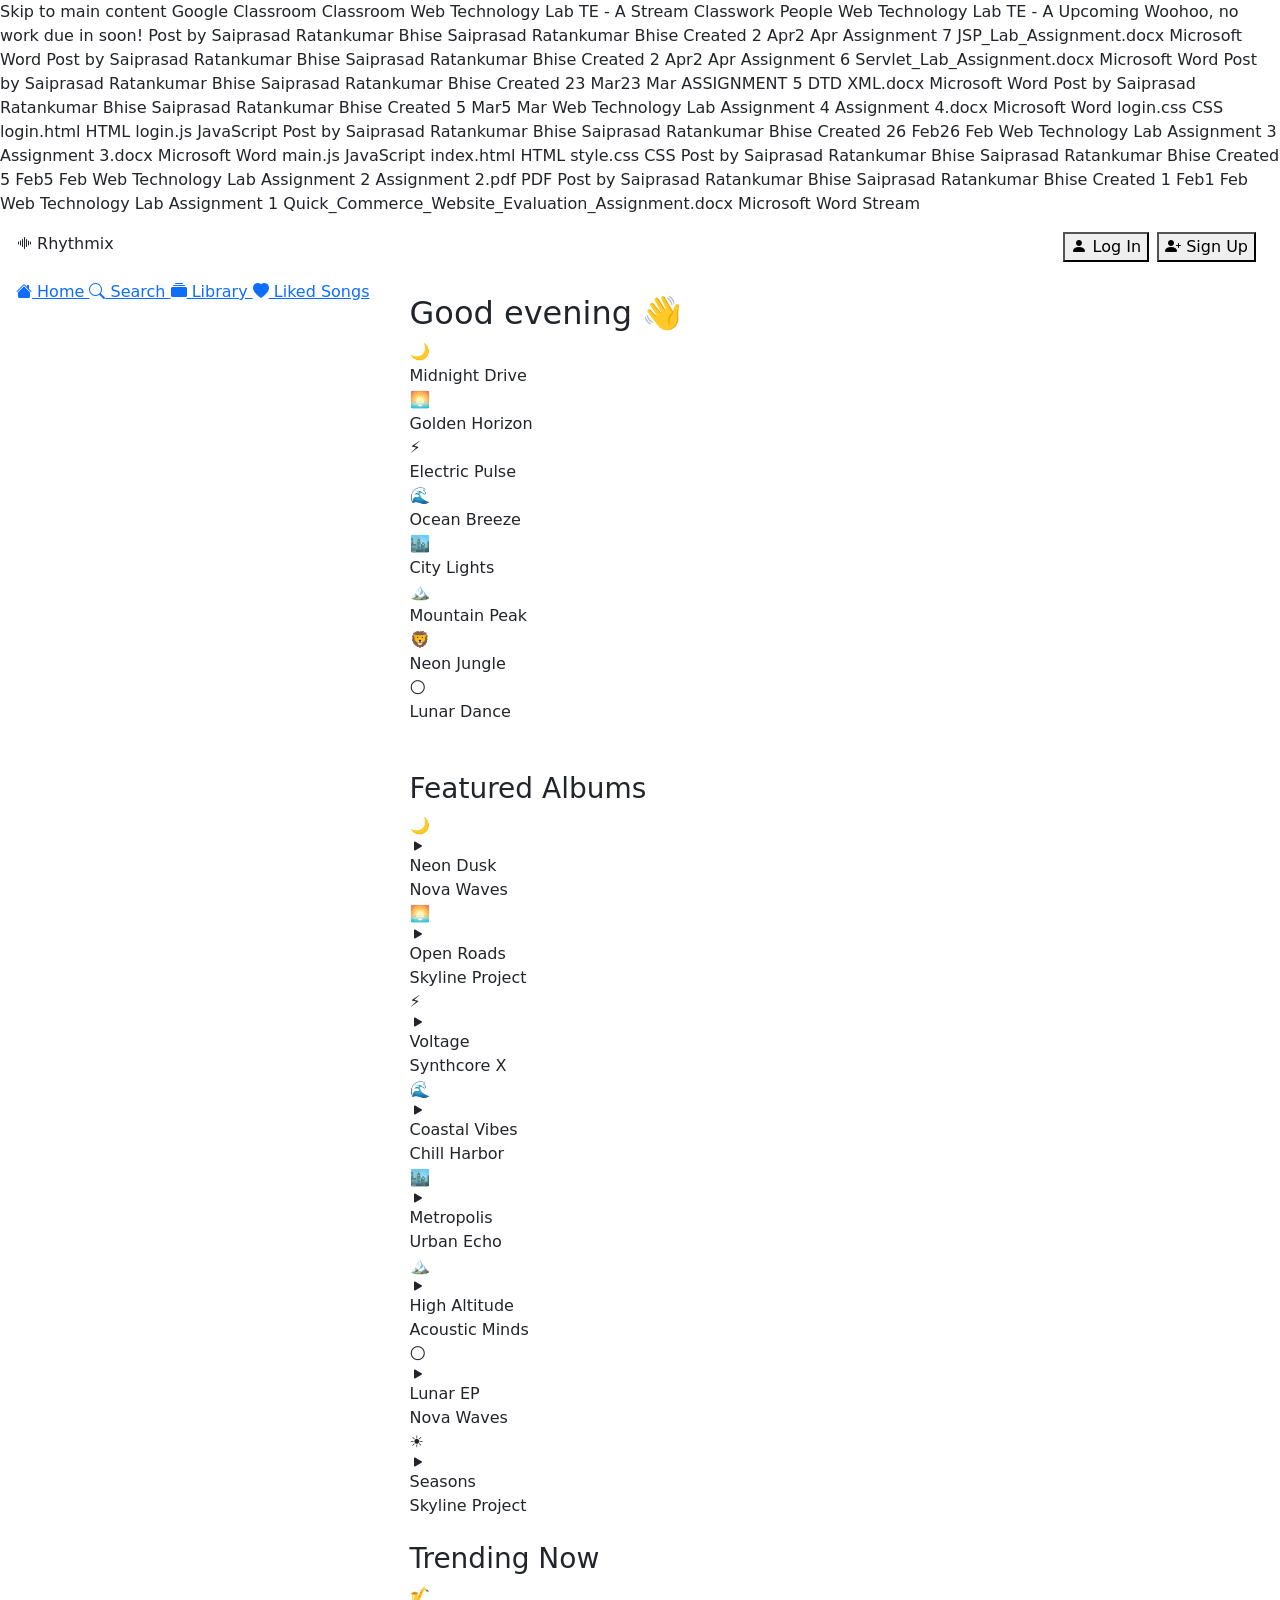
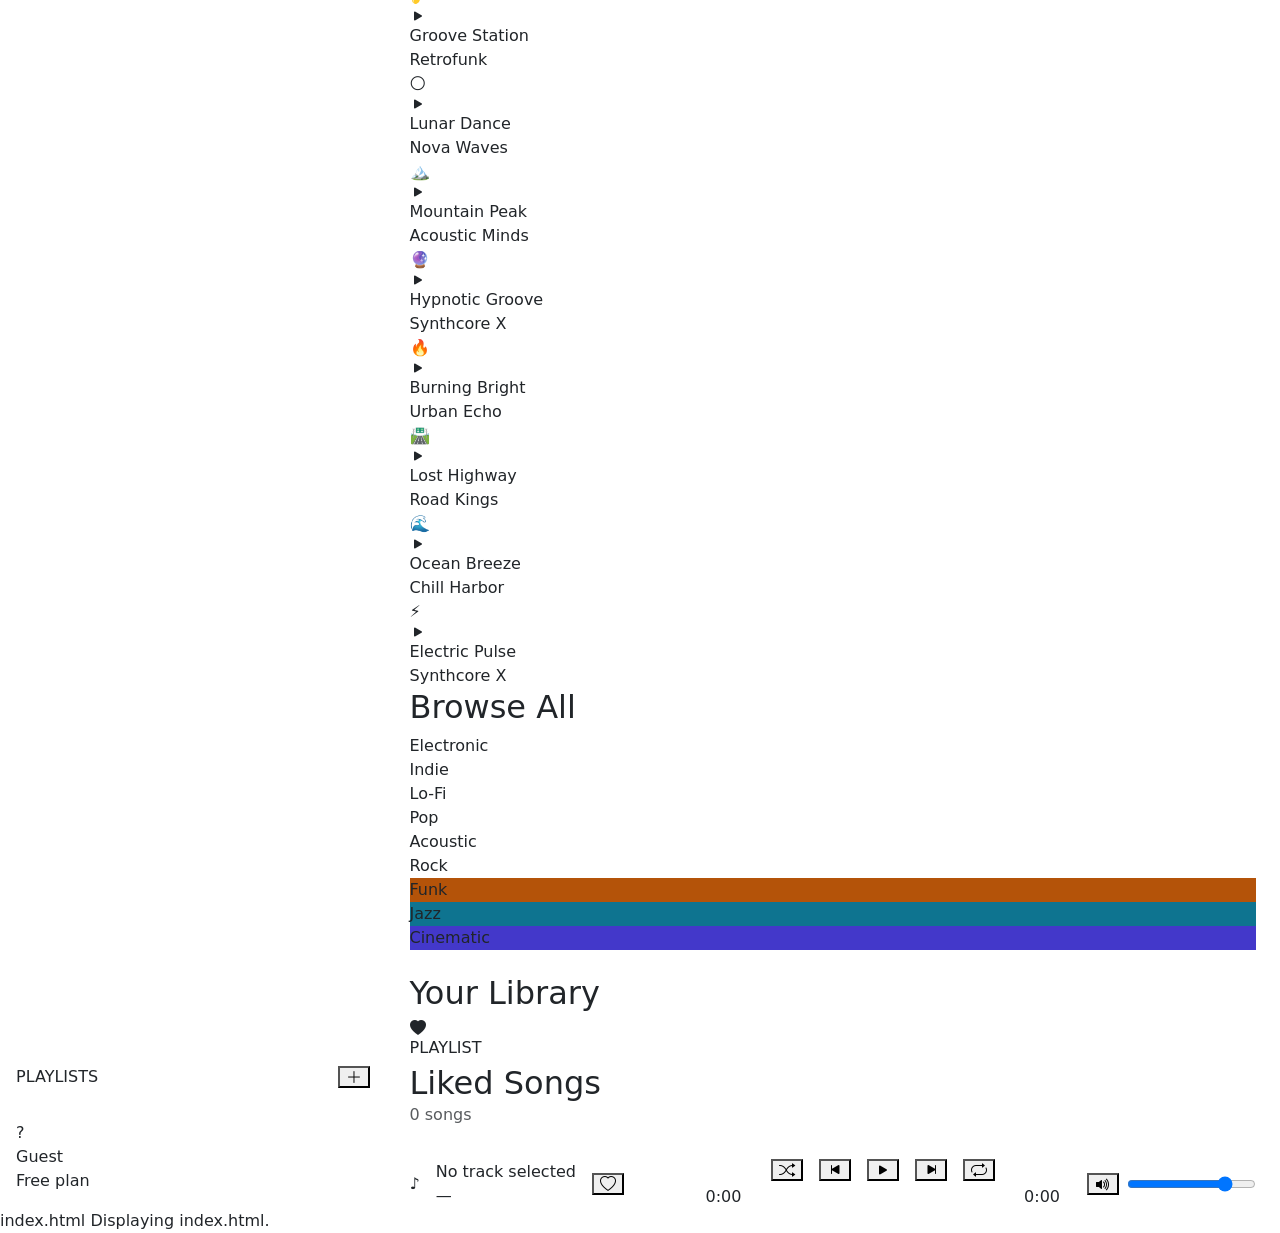
<file: 6th Sem/Web Techbnology/Lab Experiments/Ex_3_MusicPlayer/index.html>
Skip to main content
Google Classroom
Classroom
Web Technology Lab
TE - A
Stream
Classwork
People
Web Technology Lab
TE - A
Upcoming
Woohoo, no work due in soon!

Post by Saiprasad Ratankumar Bhise
Saiprasad Ratankumar Bhise
Created 2 Apr2 Apr
Assignment 7
JSP_Lab_Assignment.docx
Microsoft Word


Post by Saiprasad Ratankumar Bhise
Saiprasad Ratankumar Bhise
Created 2 Apr2 Apr
Assignment 6
Servlet_Lab_Assignment.docx
Microsoft Word


Post by Saiprasad Ratankumar Bhise
Saiprasad Ratankumar Bhise
Created 23 Mar23 Mar
ASSIGNMENT 5
DTD XML.docx
Microsoft Word


Post by Saiprasad Ratankumar Bhise
Saiprasad Ratankumar Bhise
Created 5 Mar5 Mar
Web Technology Lab Assignment 4
Assignment 4.docx
Microsoft Word

login.css
CSS

login.html
HTML

login.js
JavaScript


Post by Saiprasad Ratankumar Bhise
Saiprasad Ratankumar Bhise
Created 26 Feb26 Feb
Web Technology Lab Assignment 3
Assignment 3.docx
Microsoft Word

main.js
JavaScript

index.html
HTML

style.css
CSS


Post by Saiprasad Ratankumar Bhise
Saiprasad Ratankumar Bhise
Created 5 Feb5 Feb
Web Technology Lab Assignment 2
Assignment 2.pdf
PDF


Post by Saiprasad Ratankumar Bhise
Saiprasad Ratankumar Bhise
Created 1 Feb1 Feb
Web Technology Lab Assignment 1
Quick_Commerce_Website_Evaluation_Assignment.docx
Microsoft Word

Stream
<!DOCTYPE html>
<html lang="en">
<head>
  <meta charset="UTF-8" />
  <meta name="viewport" content="width=device-width, initial-scale=1.0" />
  <title>Rhythmix — Music Player</title>

  <!-- Bootstrap 5 -->
  <link href="https://cdn.jsdelivr.net/npm/bootstrap@5.3.0/dist/css/bootstrap.min.css" rel="stylesheet" />
  <!-- Bootstrap Icons -->
  <link href="https://cdn.jsdelivr.net/npm/bootstrap-icons@1.11.3/font/bootstrap-icons.min.css" rel="stylesheet" />
  <!-- Google Fonts -->
  <link href="https://fonts.googleapis.com/css2?family=Space+Mono:wght@400;700&family=Syne:wght@400;600;700;800&display=swap" rel="stylesheet" />
  <!-- Custom CSS -->
  <link rel="stylesheet" href="style.css" />
</head>
<body>

<!-- ============================================================
     SIDEBAR
============================================================ -->
<div class="app-shell d-flex">
  <aside class="sidebar d-flex flex-column p-3">
    <div class="brand mb-4">
      <i class="bi bi-soundwave"></i>
      <span>Rhythmix</span>
    </div>

    <nav class="nav-links flex-grow-1">
      <a href="#" class="nav-item active" data-section="home">
        <i class="bi bi-house-fill"></i> Home
      </a>
      <a href="#" class="nav-item" data-section="search">
        <i class="bi bi-search"></i> Search
      </a>
      <a href="#" class="nav-item" data-section="library">
        <i class="bi bi-collection-fill"></i> Library
      </a>
      <a href="#" class="nav-item" data-section="liked">
        <i class="bi bi-heart-fill"></i> Liked Songs
      </a>
    </nav>

    <!-- Playlists panel -->
    <div class="playlist-panel mt-3">
      <div class="d-flex justify-content-between align-items-center mb-2">
        <span class="label-sm">PLAYLISTS</span>
        <button class="btn-icon" id="btnCreatePlaylist" title="New playlist">
          <i class="bi bi-plus-lg"></i>
        </button>
      </div>
      <ul id="playlistList" class="playlist-list"></ul>
    </div>

    <!-- User profile -->
    <div class="user-profile mt-3" id="userProfile">
      <div class="avatar" id="userAvatar">?</div>
      <div class="user-info" id="userInfoBlock">
        <div class="user-name" id="displayUserName">Guest</div>
        <div class="user-sub">Free plan</div>
      </div>
      <button class="btn-icon ms-auto" id="btnLogout" title="Logout" style="display:none">
        <i class="bi bi-box-arrow-right"></i>
      </button>
    </div>
  </aside>

<!-- ============================================================
     MAIN CONTENT
============================================================ -->
  <main class="main-content flex-grow-1 d-flex flex-column">

    <!-- TOP BAR -->
    <header class="topbar d-flex align-items-center gap-3 px-4 py-3">
      <div class="search-box flex-grow-1" id="searchSection" style="display:none">
        <i class="bi bi-search"></i>
        <input type="text" id="searchInput" class="search-input" placeholder="Search songs, artists…" />
      </div>
      <div class="ms-auto d-flex gap-2">
        <button class="btn-pill" id="btnLogin"><i class="bi bi-person-fill"></i> Log In</button>
        <button class="btn-pill btn-primary-accent" id="btnSignUp"><i class="bi bi-person-plus-fill"></i> Sign Up</button>
      </div>
    </header>

    <!-- SCROLL AREA -->
    <div class="scroll-area flex-grow-1 px-4 py-3" id="scrollArea">

      <!-- ====== HOME SECTION ====== -->
      <section id="section-home" class="content-section active">
        <h2 class="section-title">Good evening 👋</h2>

        <!-- Quick picks grid -->
        <div class="quick-grid mb-5" id="quickGrid"></div>

        <h3 class="sub-title">Featured Albums</h3>
        <div class="cards-row" id="featuredRow"></div>

        <h3 class="sub-title mt-4">Trending Now</h3>
        <div class="cards-row" id="trendingRow"></div>
      </section>

      <!-- ====== SEARCH SECTION ====== -->
      <section id="section-search" class="content-section">
        <h2 class="section-title">Browse All</h2>
        <div class="genre-grid" id="genreGrid"></div>
        <div class="search-results mt-4" id="searchResults"></div>
      </section>

      <!-- ====== LIBRARY SECTION ====== -->
      <section id="section-library" class="content-section">
        <h2 class="section-title">Your Library</h2>
        <div id="libraryContent"></div>
      </section>

      <!-- ====== LIKED SECTION ====== -->
      <section id="section-liked" class="content-section">
        <div class="liked-hero">
          <div class="liked-icon"><i class="bi bi-heart-fill"></i></div>
          <div>
            <p class="label-sm mb-1">PLAYLIST</p>
            <h2 class="section-title mb-0">Liked Songs</h2>
            <p class="text-muted" id="likedCount">0 songs</p>
          </div>
        </div>
        <div id="likedList" class="track-list mt-3"></div>
      </section>

    </div><!-- /scroll-area -->

<!-- ============================================================
     NOW PLAYING BAR (bottom)
============================================================ -->
    <footer class="player-bar d-flex align-items-center gap-3 px-4">

      <!-- Track info -->
      <div class="track-info d-flex align-items-center gap-3" style="width:280px">
        <div class="track-thumb" id="playerThumb">♪</div>
        <div class="track-meta">
          <div class="track-name" id="playerTrackName">No track selected</div>
          <div class="track-artist" id="playerArtistName">—</div>
        </div>
        <button class="btn-icon like-btn" id="playerLikeBtn" title="Like">
          <i class="bi bi-heart"></i>
        </button>
      </div>

      <!-- Controls -->
      <div class="player-controls flex-grow-1 d-flex flex-column align-items-center gap-1">
        <div class="ctrl-buttons d-flex align-items-center gap-3">
          <button class="btn-icon ctrl" id="btnShuffle" title="Shuffle"><i class="bi bi-shuffle"></i></button>
          <button class="btn-icon ctrl" id="btnPrev" title="Previous"><i class="bi bi-skip-start-fill"></i></button>
          <button class="btn-icon play-btn" id="btnPlayPause" title="Play/Pause"><i class="bi bi-play-fill"></i></button>
          <button class="btn-icon ctrl" id="btnNext" title="Next"><i class="bi bi-skip-end-fill"></i></button>
          <button class="btn-icon ctrl" id="btnRepeat" title="Repeat"><i class="bi bi-repeat"></i></button>
        </div>
        <div class="progress-row d-flex align-items-center gap-2 w-100">
          <span class="time-label" id="currentTime">0:00</span>
          <div class="progress-bar-wrap flex-grow-1" id="progressBarWrap">
            <div class="progress-bar-fill" id="progressBarFill"></div>
          </div>
          <span class="time-label" id="totalTime">0:00</span>
        </div>
      </div>

      <!-- Volume -->
      <div class="volume-controls d-flex align-items-center gap-2" style="width:180px; justify-content:flex-end">
        <button class="btn-icon ctrl" id="btnMute" title="Mute"><i class="bi bi-volume-up-fill"></i></button>
        <input type="range" class="volume-slider" id="volumeSlider" min="0" max="100" value="80" />
      </div>
    </footer>

  </main>
</div><!-- /app-shell -->

<!-- ============================================================
     MODALS
============================================================ -->

<!-- Login Modal -->
<div class="modal fade" id="loginModal" tabindex="-1">
  <div class="modal-dialog modal-dialog-centered">
    <div class="modal-content glass-modal">
      <div class="modal-header border-0">
        <h5 class="modal-title"><i class="bi bi-soundwave me-2"></i>Log In to Rhythmix</h5>
        <button type="button" class="btn-close btn-close-white" data-bs-dismiss="modal"></button>
      </div>
      <div class="modal-body">
        <form id="loginForm" novalidate>
          <div class="mb-3">
            <label class="form-label">Email</label>
            <input type="email" class="form-control dark-input" id="loginEmail" placeholder="you@example.com" required />
            <div class="invalid-feedback" id="loginEmailErr"></div>
          </div>
          <div class="mb-3">
            <label class="form-label">Password</label>
            <div class="input-group">
              <input type="password" class="form-control dark-input" id="loginPassword" placeholder="••••••••" required />
              <button class="btn dark-input border-0 px-3" type="button" id="toggleLoginPwd">
                <i class="bi bi-eye"></i>
              </button>
            </div>
            <div class="invalid-feedback" id="loginPwdErr"></div>
          </div>
          <div class="d-grid mt-4">
            <button type="submit" class="btn btn-accent">Log In</button>
          </div>
        </form>
      </div>
    </div>
  </div>
</div>

<!-- Signup Modal -->
<div class="modal fade" id="signupModal" tabindex="-1">
  <div class="modal-dialog modal-dialog-centered">
    <div class="modal-content glass-modal">
      <div class="modal-header border-0">
        <h5 class="modal-title"><i class="bi bi-person-plus-fill me-2"></i>Create Account</h5>
        <button type="button" class="btn-close btn-close-white" data-bs-dismiss="modal"></button>
      </div>
      <div class="modal-body">
        <form id="signupForm" novalidate>
          <div class="mb-3">
            <label class="form-label">Full Name</label>
            <input type="text" class="form-control dark-input" id="signupName" placeholder="John Doe" required />
            <div class="invalid-feedback" id="signupNameErr"></div>
          </div>
          <div class="mb-3">
            <label class="form-label">Email</label>
            <input type="email" class="form-control dark-input" id="signupEmail" placeholder="you@example.com" required />
            <div class="invalid-feedback" id="signupEmailErr"></div>
          </div>
          <div class="mb-3">
            <label class="form-label">Password</label>
            <div class="input-group">
              <input type="password" class="form-control dark-input" id="signupPassword" placeholder="Min 8 characters" required />
              <button class="btn dark-input border-0 px-3" type="button" id="toggleSignupPwd">
                <i class="bi bi-eye"></i>
              </button>
            </div>
            <div class="invalid-feedback" id="signupPwdErr"></div>
          </div>
          <div class="mb-3">
            <label class="form-label">Confirm Password</label>
            <input type="password" class="form-control dark-input" id="signupConfirm" placeholder="Re-enter password" required />
            <div class="invalid-feedback" id="signupConfirmErr"></div>
          </div>
          <div class="mb-3 form-check">
            <input type="checkbox" class="form-check-input" id="agreeTerms" required />
            <label class="form-check-label" for="agreeTerms">I agree to the <a href="#" class="accent-link">Terms of Service</a></label>
            <div class="invalid-feedback" id="signupTermsErr"></div>
          </div>
          <div class="d-grid mt-4">
            <button type="submit" class="btn btn-accent">Create Account</button>
          </div>
        </form>
      </div>
    </div>
  </div>
</div>

<!-- Bootstrap JS -->
<script src="https://cdn.jsdelivr.net/npm/bootstrap@5.3.0/dist/js/bootstrap.bundle.min.js"></script>
<!-- App JS -->
<script src="main.js"></script>
</body>
</html>
index.html
Displaying index.html.
</file>
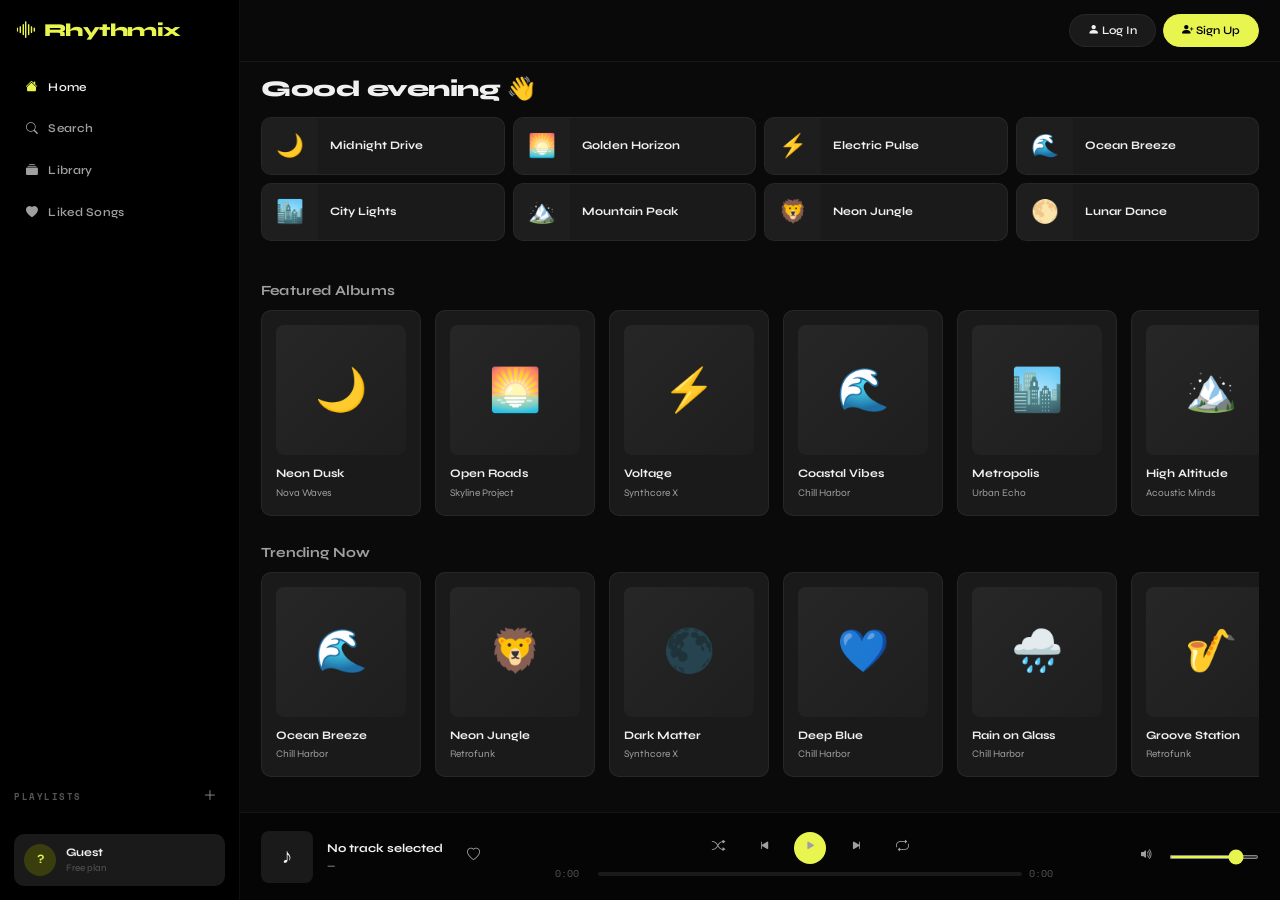
<file: 6th Sem/Web Techbnology/Lab Experiments/Ex_4_AngJS/index.html>
<!DOCTYPE html>
<html lang="en">
<head>
  <meta charset="UTF-8" />
  <meta name="viewport" content="width=device-width, initial-scale=1.0" />
  <title>Rhythmix — Music Player</title>

  <!-- Bootstrap 5 -->
  <link href="https://cdn.jsdelivr.net/npm/bootstrap@5.3.0/dist/css/bootstrap.min.css" rel="stylesheet" />
  <!-- Bootstrap Icons -->
  <link href="https://cdn.jsdelivr.net/npm/bootstrap-icons@1.11.3/font/bootstrap-icons.min.css" rel="stylesheet" />
  <!-- Google Fonts -->
  <link href="https://fonts.googleapis.com/css2?family=Space+Mono:wght@400;700&family=Syne:wght@400;600;700;800&display=swap" rel="stylesheet" />
  <!-- Custom CSS -->
  <link rel="stylesheet" href="style.css" />
</head>
<body>

<!-- ============================================================
     SIDEBAR
============================================================ -->
<div class="app-shell d-flex">
  <aside class="sidebar d-flex flex-column p-3">
    <div class="brand mb-4">
      <i class="bi bi-soundwave"></i>
      <span>Rhythmix</span>
    </div>

    <nav class="nav-links flex-grow-1">
      <a href="#" class="nav-item active" data-section="home">
        <i class="bi bi-house-fill"></i> Home
      </a>
      <a href="#" class="nav-item" data-section="search">
        <i class="bi bi-search"></i> Search
      </a>
      <a href="#" class="nav-item" data-section="library">
        <i class="bi bi-collection-fill"></i> Library
      </a>
      <a href="#" class="nav-item" data-section="liked">
        <i class="bi bi-heart-fill"></i> Liked Songs
      </a>
    </nav>

    <!-- Playlists panel -->
    <div class="playlist-panel mt-3">
      <div class="d-flex justify-content-between align-items-center mb-2">
        <span class="label-sm">PLAYLISTS</span>
        <button class="btn-icon" id="btnCreatePlaylist" title="New playlist">
          <i class="bi bi-plus-lg"></i>
        </button>
      </div>
      <ul id="playlistList" class="playlist-list"></ul>
    </div>

    <!-- User profile -->
    <div class="user-profile mt-3" id="userProfile">
      <div class="avatar" id="userAvatar">?</div>
      <div class="user-info" id="userInfoBlock">
        <div class="user-name" id="displayUserName">Guest</div>
        <div class="user-sub">Free plan</div>
      </div>
      <button class="btn-icon ms-auto" id="btnLogout" title="Logout" style="display:none">
        <i class="bi bi-box-arrow-right"></i>
      </button>
    </div>
  </aside>

<!-- ============================================================
     MAIN CONTENT
============================================================ -->
  <main class="main-content flex-grow-1 d-flex flex-column">

    <!-- TOP BAR -->
    <header class="topbar d-flex align-items-center gap-3 px-4 py-3">
      <div class="search-box flex-grow-1" id="searchSection" style="display:none">
        <i class="bi bi-search"></i>
        <input type="text" id="searchInput" class="search-input" placeholder="Search songs, artists…" />
      </div>
      <div class="ms-auto d-flex gap-2">
        <button class="btn-pill" id="btnLogin"><i class="bi bi-person-fill"></i> Log In</button>
        <button class="btn-pill btn-primary-accent" id="btnSignUp"><i class="bi bi-person-plus-fill"></i> Sign Up</button>
      </div>
    </header>

    <!-- SCROLL AREA -->
    <div class="scroll-area flex-grow-1 px-4 py-3" id="scrollArea">

      <!-- ====== HOME SECTION ====== -->
      <section id="section-home" class="content-section active">
        <h2 class="section-title">Good evening 👋</h2>

        <!-- Quick picks grid -->
        <div class="quick-grid mb-5" id="quickGrid"></div>

        <h3 class="sub-title">Featured Albums</h3>
        <div class="cards-row" id="featuredRow"></div>

        <h3 class="sub-title mt-4">Trending Now</h3>
        <div class="cards-row" id="trendingRow"></div>
      </section>

      <!-- ====== SEARCH SECTION ====== -->
      <section id="section-search" class="content-section">
        <h2 class="section-title">Browse All</h2>
        <div class="genre-grid" id="genreGrid"></div>
        <div class="search-results mt-4" id="searchResults"></div>
      </section>

      <!-- ====== LIBRARY SECTION ====== -->
      <section id="section-library" class="content-section">
        <h2 class="section-title">Your Library</h2>
        <div id="libraryContent"></div>
      </section>

      <!-- ====== LIKED SECTION ====== -->
      <section id="section-liked" class="content-section">
        <div class="liked-hero">
          <div class="liked-icon"><i class="bi bi-heart-fill"></i></div>
          <div>
            <p class="label-sm mb-1">PLAYLIST</p>
            <h2 class="section-title mb-0">Liked Songs</h2>
            <p class="text-muted" id="likedCount">0 songs</p>
          </div>
        </div>
        <div id="likedList" class="track-list mt-3"></div>
      </section>

    </div><!-- /scroll-area -->

<!-- ============================================================
     NOW PLAYING BAR (bottom)
============================================================ -->
    <footer class="player-bar d-flex align-items-center gap-3 px-4">

      <!-- Track info -->
      <div class="track-info d-flex align-items-center gap-3" style="width:280px">
        <div class="track-thumb" id="playerThumb">♪</div>
        <div class="track-meta">
          <div class="track-name" id="playerTrackName">No track selected</div>
          <div class="track-artist" id="playerArtistName">—</div>
        </div>
        <button class="btn-icon like-btn" id="playerLikeBtn" title="Like">
          <i class="bi bi-heart"></i>
        </button>
      </div>

      <!-- Controls -->
      <div class="player-controls flex-grow-1 d-flex flex-column align-items-center gap-1">
        <div class="ctrl-buttons d-flex align-items-center gap-3">
          <button class="btn-icon ctrl" id="btnShuffle" title="Shuffle"><i class="bi bi-shuffle"></i></button>
          <button class="btn-icon ctrl" id="btnPrev" title="Previous"><i class="bi bi-skip-start-fill"></i></button>
          <button class="btn-icon play-btn" id="btnPlayPause" title="Play/Pause"><i class="bi bi-play-fill"></i></button>
          <button class="btn-icon ctrl" id="btnNext" title="Next"><i class="bi bi-skip-end-fill"></i></button>
          <button class="btn-icon ctrl" id="btnRepeat" title="Repeat"><i class="bi bi-repeat"></i></button>
        </div>
        <div class="progress-row d-flex align-items-center gap-2 w-100">
          <span class="time-label" id="currentTime">0:00</span>
          <div class="progress-bar-wrap flex-grow-1" id="progressBarWrap">
            <div class="progress-bar-fill" id="progressBarFill"></div>
          </div>
          <span class="time-label" id="totalTime">0:00</span>
        </div>
      </div>

      <!-- Volume -->
      <div class="volume-controls d-flex align-items-center gap-2" style="width:180px; justify-content:flex-end">
        <button class="btn-icon ctrl" id="btnMute" title="Mute"><i class="bi bi-volume-up-fill"></i></button>
        <input type="range" class="volume-slider" id="volumeSlider" min="0" max="100" value="80" />
      </div>
    </footer>

  </main>
</div><!-- /app-shell -->

<!-- ============================================================
     MODALS
============================================================ -->

<!-- Login Modal -->
<div class="modal fade" id="loginModal" tabindex="-1">
  <div class="modal-dialog modal-dialog-centered">
    <div class="modal-content glass-modal">
      <div class="modal-header border-0">
        <h5 class="modal-title"><i class="bi bi-soundwave me-2"></i>Log In to Rhythmix</h5>
        <button type="button" class="btn-close btn-close-white" data-bs-dismiss="modal"></button>
      </div>
      <div class="modal-body">
        <form id="loginForm" novalidate>
          <div class="mb-3">
            <label class="form-label">Email</label>
            <input type="email" class="form-control dark-input" id="loginEmail" placeholder="you@example.com" required />
            <div class="invalid-feedback" id="loginEmailErr"></div>
          </div>
          <div class="mb-3">
            <label class="form-label">Password</label>
            <div class="input-group">
              <input type="password" class="form-control dark-input" id="loginPassword" placeholder="••••••••" required />
              <button class="btn dark-input border-0 px-3" type="button" id="toggleLoginPwd">
                <i class="bi bi-eye"></i>
              </button>
            </div>
            <div class="invalid-feedback" id="loginPwdErr"></div>
          </div>
          <div class="d-grid mt-4">
            <button type="submit" class="btn btn-accent">Log In</button>
          </div>
        </form>
      </div>
    </div>
  </div>
</div>

<!-- Signup Modal -->
<div class="modal fade" id="signupModal" tabindex="-1">
  <div class="modal-dialog modal-dialog-centered">
    <div class="modal-content glass-modal">
      <div class="modal-header border-0">
        <h5 class="modal-title"><i class="bi bi-person-plus-fill me-2"></i>Create Account</h5>
        <button type="button" class="btn-close btn-close-white" data-bs-dismiss="modal"></button>
      </div>
      <div class="modal-body">
        <form id="signupForm" novalidate>
          <div class="mb-3">
            <label class="form-label">Full Name</label>
            <input type="text" class="form-control dark-input" id="signupName" placeholder="John Doe" required />
            <div class="invalid-feedback" id="signupNameErr"></div>
          </div>
          <div class="mb-3">
            <label class="form-label">Email</label>
            <input type="email" class="form-control dark-input" id="signupEmail" placeholder="you@example.com" required />
            <div class="invalid-feedback" id="signupEmailErr"></div>
          </div>
          <div class="mb-3">
            <label class="form-label">Password</label>
            <div class="input-group">
              <input type="password" class="form-control dark-input" id="signupPassword" placeholder="Min 8 characters" required />
              <button class="btn dark-input border-0 px-3" type="button" id="toggleSignupPwd">
                <i class="bi bi-eye"></i>
              </button>
            </div>
            <div class="invalid-feedback" id="signupPwdErr"></div>
          </div>
          <div class="mb-3">
            <label class="form-label">Confirm Password</label>
            <input type="password" class="form-control dark-input" id="signupConfirm" placeholder="Re-enter password" required />
            <div class="invalid-feedback" id="signupConfirmErr"></div>
          </div>
          <div class="mb-3 form-check">
            <input type="checkbox" class="form-check-input" id="agreeTerms" required />
            <label class="form-check-label" for="agreeTerms">I agree to the <a href="#" class="accent-link">Terms of Service</a></label>
            <div class="invalid-feedback" id="signupTermsErr"></div>
          </div>
          <div class="d-grid mt-4">
            <button type="submit" class="btn btn-accent">Create Account</button>
          </div>
        </form>
      </div>
    </div>
  </div>
</div>

<!-- Bootstrap JS -->
<script src="https://cdn.jsdelivr.net/npm/bootstrap@5.3.0/dist/js/bootstrap.bundle.min.js"></script>
<!-- App JS -->
<script src="main.js"></script>
</body>
</html>
</file>
<file: 6th Sem/Web Techbnology/Lab Experiments/Ex_3_MusicPlayer/style.css>
Skip to main content
Google Classroom
Classroom
Web Technology Lab
TE - A
Stream
Classwork
People
Web Technology Lab
TE - A
Upcoming
Woohoo, no work due in soon!

Post by Saiprasad Ratankumar Bhise
Saiprasad Ratankumar Bhise
Created 2 Apr2 Apr
Assignment 7
JSP_Lab_Assignment.docx
Microsoft Word


Post by Saiprasad Ratankumar Bhise
Saiprasad Ratankumar Bhise
Created 2 Apr2 Apr
Assignment 6
Servlet_Lab_Assignment.docx
Microsoft Word


Post by Saiprasad Ratankumar Bhise
Saiprasad Ratankumar Bhise
Created 23 Mar23 Mar
ASSIGNMENT 5
DTD XML.docx
Microsoft Word


Post by Saiprasad Ratankumar Bhise
Saiprasad Ratankumar Bhise
Created 5 Mar5 Mar
Web Technology Lab Assignment 4
Assignment 4.docx
Microsoft Word

login.css
CSS

login.html
HTML

login.js
JavaScript


Post by Saiprasad Ratankumar Bhise
Saiprasad Ratankumar Bhise
Created 26 Feb26 Feb
Web Technology Lab Assignment 3
Assignment 3.docx
Microsoft Word

main.js
JavaScript

index.html
HTML

style.css
CSS


Post by Saiprasad Ratankumar Bhise
Saiprasad Ratankumar Bhise
Created 5 Feb5 Feb
Web Technology Lab Assignment 2
Assignment 2.pdf
PDF


Post by Saiprasad Ratankumar Bhise
Saiprasad Ratankumar Bhise
Created 1 Feb1 Feb
Web Technology Lab Assignment 1
Quick_Commerce_Website_Evaluation_Assignment.docx
Microsoft Word

Stream
/* ============================================================
   RHYTHMIX — MUSIC APP CSS
   Author : Assignment Project
   Stack  : Bootstrap 5 + Custom CSS
============================================================ */

/* ---------- Google Fonts imported in HTML ---------- */
/* Syne (display) + Space Mono (mono accent) */

/* ---------- CSS Variables ---------- */
:root {
  --bg-base:       #0a0a0a;
  --bg-surface:{    #111111;
  --bg-elevated:   #1a1a1a;
  --bg-card:       #1e1e1e;
  --border:        rgba(255,255,255,0.06);
  --accent:        #e8f54e;       /* neon lime */
  --accent-hover:  #d4e03a;
  --accent-dark:   #3a3d0e;
  --text-primary:  #f0f0f0;  
  --text-secondary: #a0a0a0;
  --text-muted:    #555;
  --sidebar-w:     240px;
  --player-h:      88px;
  --radius:        10px;
  --radius-lg:     16px;
  --font-display:  'Syne', sans-serif;
  --font-mono:     'Space Mono', monospace;
  --transition:    0.2s ease;

  /* Genre colours */
  --g1: #7c3aed; --g2: #db2777; --g3: #0891b2;
  --g4: #d97706; --g5: #059669; --g6: #dc2626;
}
  

/* ---------- Reset & Base ---------- */
*, *::before, *::after { box-sizing: border-box; margin: 0; padding: 0; }

html, body {
  height: 100%;
  background: var(--bg-base);
  color: var(--text-primary);
  font-family: var(--font-display);
  font-size: 14px;
  overflow: hidden;
}

a { text-decoration: none; color: inherit; }
ul { list-style: none; padding: 0; margin: 0; }
button { cursor: pointer; border: none; background: none; color: inherit; font-family: inherit; }
input, select { font-family: inherit; }

/* Scrollbar */
::-webkit-scrollbar { width: 4px; }
::-webkit-scrollbar-track { background: transparent; }
::-webkit-scrollbar-thumb { background: var(--bg-elevated); border-radius: 4px; }

/* ============================================================
   APP SHELL LAYOUT
============================================================ */
.app-shell {
  height: 100vh;
  overflow: hidden;
}

/* ============================================================
   SIDEBAR
============================================================ */
.sidebar {
  width: var(--sidebar-w);
  min-width: var(--sidebar-w);
  background: #000;
  height: 100vh;
  overflow-y: auto;
  border-right: 1px solid var(--border);
}

.brand {
  display: flex;
  align-items: center;
  gap: 8px;
  font-size: 1.3rem;
  font-weight: 800;
  color: var(--accent);
  letter-spacing: -0.5px;
}
.brand i { font-size: 1.6rem; }

.nav-links { display: flex; flex-direction: column; gap: 4px; }

.nav-item {
  display: flex;
  align-items: center;
  gap: 10px;
  padding: 10px 12px;
  border-radius: var(--radius);
  color: var(--text-secondary);
  font-weight: 600;
  font-size: 0.85rem;
  letter-spacing: 0.3px;
  transition: all var(--transition);
}
.nav-item:hover { color: var(--text-primary); background: var(--bg-elevated); }
.nav-item.active { color: var(--text-primary); }
.nav-item.active i { color: var(--accent); }

.label-sm {
  font-size: 0.65rem;
  font-weight: 700;
  letter-spacing: 1.5px;
  color: var(--text-muted);
  font-family: var(--font-mono);
}

.playlist-list { display: flex; flex-direction: column; gap: 4px; }
.playlist-item {
  padding: 7px 10px;
  border-radius: 8px;
  color: var(--text-secondary);
  font-size: 0.82rem;
  cursor: pointer;
  transition: all var(--transition);
  white-space: nowrap;
  overflow: hidden;
  text-overflow: ellipsis;
}
.playlist-item:hover { color: var(--text-primary); background: var(--bg-elevated); }

/* User Profile Strip */
.user-profile {
  display: flex;
  align-items: center;
  gap: 10px;
  padding: 10px;
  border-radius: var(--radius);
  background: var(--bg-elevated);
  cursor: default;
}
.avatar {
  width: 32px; height: 32px;
  border-radius: 50%;
  background: var(--accent-dark);
  color: var(--accent);
  display: flex; align-items: center; justify-content: center;
  font-weight: 700; font-size: 0.85rem;
}
.user-name { font-weight: 700; font-size: 0.82rem; }
.user-sub  { font-size: 0.7rem; color: var(--text-muted); }

/* ============================================================
   MAIN CONTENT
============================================================ */
.main-content {
  height: 100vh;
  overflow: hidden;
  background: var(--bg-base);
}

/* Topbar */
.topbar {
  background: rgba(10,10,10,0.85);
  backdrop-filter: blur(12px);
  border-bottom: 1px solid var(--border);
  min-height: 60px;
  z-index: 10;
}

.search-box {
  display: flex;
  align-items: center;
  gap: 10px;
  background: var(--bg-elevated);
  border: 1px solid var(--border);
  border-radius: 999px;
  padding: 8px 18px;
  max-width: 480px;
}
.search-box i { color: var(--text-muted); }
.search-input {
  background: none; border: none; outline: none;
  color: var(--text-primary); width: 100%; font-size: 0.9rem;
}
.search-input::placeholder { color: var(--text-muted); }

.btn-pill {
  padding: 7px 18px;
  border-radius: 999px;
  background: var(--bg-elevated);
  border: 1px solid var(--border);
  color: var(--text-primary);
  font-weight: 600;
  font-size: 0.82rem;
  font-family: var(--font-display);
  transition: all var(--transition);
}
.btn-pill:hover { background: var(--bg-card); border-color: var(--text-muted); }
.btn-pill.btn-primary-accent {
  background: var(--accent);
  color: #000;
  border-color: var(--accent);
}
.btn-pill.btn-primary-accent:hover { background: var(--accent-hover); }

/* Scroll area */
.scroll-area {
  overflow-y: auto;
  height: calc(100vh - 60px - var(--player-h));
}

/* Content sections */
.content-section { display: none; }
.content-section.active { display: block; }

.section-title {
  font-size: 1.6rem;
  font-weight: 800;
  letter-spacing: -0.5px;
  margin-bottom: 1rem;
}
.sub-title {
  font-size: 1rem;
  font-weight: 700;
  letter-spacing: 0.2px;
  margin-bottom: 0.75rem;
  color: var(--text-secondary);
}

/* ============================================================
   HOME — QUICK GRID
============================================================ */
.quick-grid {
  display: grid;
  grid-template-columns: repeat(auto-fill, minmax(220px, 1fr));
  gap: 8px;
}
.quick-card {
  display: flex;
  align-items: center;
  gap: 12px;
  background: var(--bg-elevated);
  border-radius: var(--radius);
  overflow: hidden;
  cursor: pointer;
  transition: all var(--transition);
  border: 1px solid var(--border);
}
.quick-card:hover {
  background: var(--bg-card);
  transform: translateY(-2px);
  border-color: rgba(255,255,255,0.12);
}
.quick-card:hover .play-overlay { opacity: 1; transform: scale(1); }
.quick-thumb {
  width: 56px; height: 56px;
  font-size: 1.6rem;
  display: flex; align-items: center; justify-content: center;
  background: var(--bg-card);
  flex-shrink: 0;
  position: relative;
}
.quick-title {
  font-weight: 700;
  font-size: 0.82rem;
  white-space: nowrap;
  overflow: hidden;
  text-overflow: ellipsis;
}

/* ============================================================
   CARDS ROW (Albums/Trending)
============================================================ */
.cards-row {
  display: flex;
  gap: 14px;
  overflow-x: auto;
  padding-bottom: 8px;
}
.cards-row::-webkit-scrollbar { height: 3px; }

.album-card {
  flex-shrink: 0;
  width: 160px;
  background: var(--bg-elevated);
  border-radius: var(--radius);
  padding: 14px;
  cursor: pointer;
  transition: all var(--transition);
  border: 1px solid var(--border);
}
.album-card:hover {
  background: var(--bg-card);
  transform: translateY(-4px);
  border-color: rgba(255,255,255,0.12);
}
.album-thumb {
  width: 100%; aspect-ratio: 1;
  border-radius: 8px;
  font-size: 3rem;
  display: flex; align-items: center; justify-content: center;
  background: var(--bg-card);
  margin-bottom: 10px;
  position: relative;
  overflow: hidden;
}
.album-thumb::after {
  content: '';
  position: absolute; inset: 0;
  background: linear-gradient(135deg, rgba(255,255,255,0.04), transparent);
}
.album-title   { font-weight: 700; font-size: 0.82rem; margin-bottom: 3px; white-space:nowrap; overflow:hidden; text-overflow:ellipsis; }
.album-artist  { font-size: 0.72rem; color: var(--text-secondary); white-space:nowrap; overflow:hidden; text-overflow:ellipsis; }

/* Play overlay on hover */
.play-overlay {
  position: absolute;
  bottom: 8px; right: 8px;
  width: 36px; height: 36px;
  background: var(--accent);
  color: #000;
  border-radius: 50%;
  display: flex; align-items: center; justify-content: center;
  font-size: 1rem;
  opacity: 0;
  transform: scale(0.8);
  transition: all 0.2s ease;
  z-index: 2;
}
.album-card:hover .play-overlay { opacity: 1; transform: scale(1); }

/* ============================================================
   GENRE GRID
============================================================ */
.genre-grid {
  display: grid;
  grid-template-columns: repeat(auto-fill, minmax(140px, 1fr));
  gap: 10px;
}
.genre-card {
  padding: 20px 16px;
  border-radius: var(--radius);
  font-weight: 700;
  font-size: 0.9rem;
  cursor: pointer;
  position: relative;
  overflow: hidden;
  transition: transform var(--transition);
}
.genre-card:hover { transform: scale(1.04); }
.genre-card::after {
  content: attr(data-emoji);
  position: absolute;
  bottom: -4px; right: 6px;
  font-size: 2.8rem;
  opacity: 0.7;
  transform: rotate(12deg);
}

/* ============================================================
   TRACK LIST
============================================================ */
.track-list { display: flex; flex-direction: column; gap: 2px; }
.track-row {
  display: grid;
  grid-template-columns: 40px 1fr 140px 60px 50px;
  align-items: center;
  gap: 12px;
  padding: 8px 12px;
  border-radius: 8px;
  cursor: pointer;
  transition: background var(--transition);
}
.track-row:hover { background: var(--bg-elevated); }
.track-row.playing { background: var(--accent-dark); }
.track-row.playing .tr-name { color: var(--accent); }
.tr-num { color: var(--text-muted); font-family: var(--font-mono); font-size: 0.8rem; text-align: center; }
.tr-info { overflow: hidden; }
.tr-name   { font-weight: 600; font-size: 0.85rem; white-space:nowrap; overflow:hidden; text-overflow:ellipsis; }
.tr-artist { font-size: 0.75rem; color: var(--text-secondary); }
.tr-album  { font-size: 0.78rem; color: var(--text-secondary); white-space:nowrap; overflow:hidden; text-overflow:ellipsis; }
.tr-dur    { font-size: 0.78rem; color: var(--text-muted); font-family: var(--font-mono); text-align: right; }
.tr-actions { display: flex; gap: 4px; justify-content: flex-end; }

/* Header row */
.track-header {
  display: grid;
  grid-template-columns: 40px 1fr 140px 60px 50px;
  gap: 12px;
  padding: 6px 12px;
  color: var(--text-muted);
  font-size: 0.7rem;
  font-weight: 600;
  letter-spacing: 1px;
  font-family: var(--font-mono);
  border-bottom: 1px solid var(--border);
  margin-bottom: 4px;
}

/* ============================================================
   LIKED HERO
============================================================ */
.liked-hero {
  display: flex;
  align-items: center;
  gap: 20px;
  padding: 24px;
  background: linear-gradient(135deg, #1a1a40 0%, var(--bg-base) 100%);
  border-radius: var(--radius-lg);
  margin-bottom: 16px;
}
.liked-icon {
  width: 80px; height: 80px;
  background: linear-gradient(135deg, #4f4fff, #7b2ff7);
  border-radius: var(--radius);
  display: flex; align-items: center; justify-content: center;
  font-size: 2rem;
  flex-shrink: 0;
}

/* ============================================================
   PLAYER BAR
============================================================ */
.player-bar {
  height: var(--player-h);
  background: #050505;
  border-top: 1px solid var(--border);
  z-index: 20;
}

.track-thumb {
  width: 52px; height: 52px;
  border-radius: 8px;
  background: var(--bg-elevated);
  display: flex; align-items: center; justify-content: center;
  font-size: 1.5rem;
  flex-shrink: 0;
}
.track-name   { font-weight: 700; font-size: 0.85rem; white-space:nowrap; max-width:140px; overflow:hidden; text-overflow:ellipsis; }
.track-artist { font-size: 0.75rem; color: var(--text-secondary); }

/* Play button */
.play-btn {
  width: 40px; height: 40px;
  border-radius: 50%;
  background: var(--accent);
  color: #000;
  display: flex; align-items: center; justify-content: center;
  font-size: 1.05rem;
  transition: transform var(--transition);
}
.play-btn:hover { transform: scale(1.06); background: var(--accent-hover); }

/* Control buttons */
.btn-icon {
  display: flex; align-items: center; justify-content: center;
  width: 32px; height: 32px;
  border-radius: 50%;
  color: var(--text-secondary);
  font-size: 0.95rem;
  transition: all var(--transition);
}
.btn-icon:hover { color: var(--text-primary); }
.btn-icon.active { color: var(--accent); }

/* Progress */
.time-label { font-size: 0.7rem; color: var(--text-muted); font-family: var(--font-mono); min-width: 36px; }

.progress-bar-wrap {
  height: 4px;
  background: var(--bg-elevated);
  border-radius: 999px;
  cursor: pointer;
  position: relative;
  transition: height var(--transition);
}
.progress-bar-wrap:hover { height: 6px; }
.progress-bar-fill {
  height: 100%;
  background: var(--accent);
  border-radius: 999px;
  width: 0%;
  transition: width 0.5s linear;
  pointer-events: none;
}

/* Volume */
.volume-slider {
  width: 90px;
  height: 4px;
  accent-color: var(--accent);
  cursor: pointer;
  border-radius: 999px;
}

/* ============================================================
   MODALS
============================================================ */
.glass-modal {
  background: var(--bg-surface);
  border: 1px solid var(--border);
  border-radius: var(--radius-lg);
  color: var(--text-primary);
}
.glass-modal .modal-title { font-weight: 800; font-size: 1.05rem; }

.dark-input {
  background: var(--bg-elevated) !important;
  border: 1px solid var(--border) !important;
  color: var(--text-primary) !important;
  border-radius: 8px !important;
}
.dark-input:focus {
  background: var(--bg-elevated) !important;
  border-color: var(--accent) !important;
  box-shadow: 0 0 0 2px rgba(232,245,78,0.15) !important;
  color: var(--text-primary) !important;
}
.dark-input::placeholder { color: var(--text-muted) !important; }

.btn-accent {
  background: var(--accent);
  color: #000;
  font-weight: 700;
  font-family: var(--font-display);
  border-radius: 999px;
  padding: 10px;
  transition: background var(--transition);
}
.btn-accent:hover { background: var(--accent-hover); color: #000; }

.accent-link { color: var(--accent); }
.accent-link:hover { text-decoration: underline; }

.form-check-input:checked {
  background-color: var(--accent);
  border-color: var(--accent);
}

/* ============================================================
   TOAST
============================================================ */
.toast-container {
  position: fixed;
  bottom: calc(var(--player-h) + 16px);
  right: 20px;
  z-index: 9999;
  display: flex;
  flex-direction: column;
  gap: 8px;
}
.toast-msg {
  background: var(--bg-elevated);
  color: var(--text-primary);
  border: 1px solid var(--border);
  border-radius: var(--radius);
  padding: 10px 16px;
  font-size: 0.82rem;
  font-weight: 600;
  animation: slideIn 0.25s ease;
  pointer-events: none;
}
.toast-msg.accent { border-left: 3px solid var(--accent); }
@keyframes slideIn {
  from { transform: translateX(100%); opacity: 0; }
  to   { transform: translateX(0);    opacity: 1; }
}

/* ============================================================
   LIBRARY / SEARCH RESULTS
============================================================ */
.search-results .track-list { margin-top: 8px; }

/* ============================================================
   RESPONSIVE TWEAKS
============================================================ */
@media (max-width: 768px) {
  .sidebar { width: 60px; min-width: 60px; }
  .brand span, .nav-item span, .user-info, .playlist-panel { display: none; }
  .nav-item { justify-content: center; padding: 10px; }
  .track-row { grid-template-columns: 40px 1fr 60px 40px; }
  .tr-album  { display: none; }
}
</file>
<file: 6th Sem/Web Techbnology/Lab Experiments/Ex_4_AngJS/style.css>
/* ============================================================
   RHYTHMIX — MUSIC APP CSS
   Author : Assignment Project
   Stack  : Bootstrap 5 + Custom CSS
============================================================ */

/* ---------- Google Fonts imported in HTML ---------- */
/* Syne (display) + Space Mono (mono accent) */

/* ---------- CSS Variables ---------- */
:root {
  --bg-base:       #0a0a0a;
  --bg-surface:    #111111;
  --bg-elevated:   #1a1a1a;
  --bg-card:       #1e1e1e;
  --border:        rgba(255,255,255,0.06);
  --accent:        #e8f54e;       /* neon lime */
  --accent-hover:  #d4e03a;
  --accent-dark:   #3a3d0e;
  --text-primary:  #f0f0f0;  
  --text-secondary: #a0a0a0;
  --text-muted:    #555;
  --sidebar-w:     240px;
  --player-h:      88px;
  --radius:        10px;
  --radius-lg:     16px;
  --font-display:  'Syne', sans-serif;
  --font-mono:     'Space Mono', monospace;
  --transition:    0.2s ease;

  /* Genre colours */
  --g1: #7c3aed; --g2: #db2777; --g3: #0891b2;
  --g4: #d97706; --g5: #059669; --g6: #dc2626;
}
  

/* ---------- Reset & Base ---------- */
*, *::before, *::after { box-sizing: border-box; margin: 0; padding: 0; }

html, body {
  height: 100%;
  background: var(--bg-base);
  color: var(--text-primary);
  font-family: var(--font-display);
  font-size: 14px;
  overflow: hidden;
}

a { text-decoration: none; color: inherit; }
ul { list-style: none; padding: 0; margin: 0; }
button { cursor: pointer; border: none; background: none; color: inherit; font-family: inherit; }
input, select { font-family: inherit; }

/* Scrollbar */
::-webkit-scrollbar { width: 4px; }
::-webkit-scrollbar-track { background: transparent; }
::-webkit-scrollbar-thumb { background: var(--bg-elevated); border-radius: 4px; }

/* ============================================================
   APP SHELL LAYOUT
============================================================ */
.app-shell {
  height: 100vh;
  overflow: hidden;
}

/* ============================================================
   SIDEBAR
============================================================ */
.sidebar {
  width: var(--sidebar-w);
  min-width: var(--sidebar-w);
  background: #000;
  height: 100vh;
  overflow-y: auto;
  border-right: 1px solid var(--border);
}

.brand {
  display: flex;
  align-items: center;
  gap: 8px;
  font-size: 1.3rem;
  font-weight: 800;
  color: var(--accent);
  letter-spacing: -0.5px;
}
.brand i { font-size: 1.6rem; }

.nav-links { display: flex; flex-direction: column; gap: 4px; }

.nav-item {
  display: flex;
  align-items: center;
  gap: 10px;
  padding: 10px 12px;
  border-radius: var(--radius);
  color: var(--text-secondary);
  font-weight: 600;
  font-size: 0.85rem;
  letter-spacing: 0.3px;
  transition: all var(--transition);
}
.nav-item:hover { color: var(--text-primary); background: var(--bg-elevated); }
.nav-item.active { color: var(--text-primary); }
.nav-item.active i { color: var(--accent); }

.label-sm {
  font-size: 0.65rem;
  font-weight: 700;
  letter-spacing: 1.5px;
  color: var(--text-muted);
  font-family: var(--font-mono);
}

.playlist-list { display: flex; flex-direction: column; gap: 4px; }
.playlist-item {
  padding: 7px 10px;
  border-radius: 8px;
  color: var(--text-secondary);
  font-size: 0.82rem;
  cursor: pointer;
  transition: all var(--transition);
  white-space: nowrap;
  overflow: hidden;
  text-overflow: ellipsis;
}
.playlist-item:hover { color: var(--text-primary); background: var(--bg-elevated); }

/* User Profile Strip */
.user-profile {
  display: flex;
  align-items: center;
  gap: 10px;
  padding: 10px;
  border-radius: var(--radius);
  background: var(--bg-elevated);
  cursor: default;
}
.avatar {
  width: 32px; height: 32px;
  border-radius: 50%;
  background: var(--accent-dark);
  color: var(--accent);
  display: flex; align-items: center; justify-content: center;
  font-weight: 700; font-size: 0.85rem;
}
.user-name { font-weight: 700; font-size: 0.82rem; }
.user-sub  { font-size: 0.7rem; color: var(--text-muted); }

/* ============================================================
   MAIN CONTENT
============================================================ */
.main-content {
  height: 100vh;
  overflow: hidden;
  background: var(--bg-base);
}

/* Topbar */
.topbar {
  background: rgba(10,10,10,0.85);
  backdrop-filter: blur(12px);
  border-bottom: 1px solid var(--border);
  min-height: 60px;
  z-index: 10;
}

.search-box {
  display: flex;
  align-items: center;
  gap: 10px;
  background: var(--bg-elevated);
  border: 1px solid var(--border);
  border-radius: 999px;
  padding: 8px 18px;
  max-width: 480px;
}
.search-box i { color: var(--text-muted); }
.search-input {
  background: none; border: none; outline: none;
  color: var(--text-primary); width: 100%; font-size: 0.9rem;
}
.search-input::placeholder { color: var(--text-muted); }

.btn-pill {
  padding: 7px 18px;
  border-radius: 999px;
  background: var(--bg-elevated);
  border: 1px solid var(--border);
  color: var(--text-primary);
  font-weight: 600;
  font-size: 0.82rem;
  font-family: var(--font-display);
  transition: all var(--transition);
}
.btn-pill:hover { background: var(--bg-card); border-color: var(--text-muted); }
.btn-pill.btn-primary-accent {
  background: var(--accent);
  color: #000;
  border-color: var(--accent);
}
.btn-pill.btn-primary-accent:hover { background: var(--accent-hover); }

/* Scroll area */
.scroll-area {
  overflow-y: auto;
  height: calc(100vh - 60px - var(--player-h));
}

/* Content sections */
.content-section { display: none; }
.content-section.active { display: block; }

.section-title {
  font-size: 1.6rem;
  font-weight: 800;
  letter-spacing: -0.5px;
  margin-bottom: 1rem;
}
.sub-title {
  font-size: 1rem;
  font-weight: 700;
  letter-spacing: 0.2px;
  margin-bottom: 0.75rem;
  color: var(--text-secondary);
}

/* ============================================================
   HOME — QUICK GRID
============================================================ */
.quick-grid {
  display: grid;
  grid-template-columns: repeat(auto-fill, minmax(220px, 1fr));
  gap: 8px;
}
.quick-card {
  display: flex;
  align-items: center;
  gap: 12px;
  background: var(--bg-elevated);
  border-radius: var(--radius);
  overflow: hidden;
  cursor: pointer;
  transition: all var(--transition);
  border: 1px solid var(--border);
}
.quick-card:hover {
  background: var(--bg-card);
  transform: translateY(-2px);
  border-color: rgba(255,255,255,0.12);
}
.quick-card:hover .play-overlay { opacity: 1; transform: scale(1); }
.quick-thumb {
  width: 56px; height: 56px;
  font-size: 1.6rem;
  display: flex; align-items: center; justify-content: center;
  background: var(--bg-card);
  flex-shrink: 0;
  position: relative;
}
.quick-title {
  font-weight: 700;
  font-size: 0.82rem;
  white-space: nowrap;
  overflow: hidden;
  text-overflow: ellipsis;
}

/* ============================================================
   CARDS ROW (Albums/Trending)
============================================================ */
.cards-row {
  display: flex;
  gap: 14px;
  overflow-x: auto;
  padding-bottom: 8px;
}
.cards-row::-webkit-scrollbar { height: 3px; }

.album-card {
  flex-shrink: 0;
  width: 160px;
  background: var(--bg-elevated);
  border-radius: var(--radius);
  padding: 14px;
  cursor: pointer;
  transition: all var(--transition);
  border: 1px solid var(--border);
}
.album-card:hover {
  background: var(--bg-card);
  transform: translateY(-4px);
  border-color: rgba(255,255,255,0.12);
}
.album-thumb {
  width: 100%; aspect-ratio: 1;
  border-radius: 8px;
  font-size: 3rem;
  display: flex; align-items: center; justify-content: center;
  background: var(--bg-card);
  margin-bottom: 10px;
  position: relative;
  overflow: hidden;
}
.album-thumb::after {
  content: '';
  position: absolute; inset: 0;
  background: linear-gradient(135deg, rgba(255,255,255,0.04), transparent);
}
.album-title   { font-weight: 700; font-size: 0.82rem; margin-bottom: 3px; white-space:nowrap; overflow:hidden; text-overflow:ellipsis; }
.album-artist  { font-size: 0.72rem; color: var(--text-secondary); white-space:nowrap; overflow:hidden; text-overflow:ellipsis; }

/* Play overlay on hover */
.play-overlay {
  position: absolute;
  bottom: 8px; right: 8px;
  width: 36px; height: 36px;
  background: var(--accent);
  color: #000;
  border-radius: 50%;
  display: flex; align-items: center; justify-content: center;
  font-size: 1rem;
  opacity: 0;
  transform: scale(0.8);
  transition: all 0.2s ease;
  z-index: 2;
}
.album-card:hover .play-overlay { opacity: 1; transform: scale(1); }

/* ============================================================
   GENRE GRID
============================================================ */
.genre-grid {
  display: grid;
  grid-template-columns: repeat(auto-fill, minmax(140px, 1fr));
  gap: 10px;
}
.genre-card {
  padding: 20px 16px;
  border-radius: var(--radius);
  font-weight: 700;
  font-size: 0.9rem;
  cursor: pointer;
  position: relative;
  overflow: hidden;
  transition: transform var(--transition);
}
.genre-card:hover { transform: scale(1.04); }
.genre-card::after {
  content: attr(data-emoji);
  position: absolute;
  bottom: -4px; right: 6px;
  font-size: 2.8rem;
  opacity: 0.7;
  transform: rotate(12deg);
}

/* ============================================================
   TRACK LIST
============================================================ */
.track-list { display: flex; flex-direction: column; gap: 2px; }
.track-row {
  display: grid;
  grid-template-columns: 40px 1fr 140px 60px 50px;
  align-items: center;
  gap: 12px;
  padding: 8px 12px;
  border-radius: 8px;
  cursor: pointer;
  transition: background var(--transition);
}
.track-row:hover { background: var(--bg-elevated); }
.track-row.playing { background: var(--accent-dark); }
.track-row.playing .tr-name { color: var(--accent); }
.tr-num { color: var(--text-muted); font-family: var(--font-mono); font-size: 0.8rem; text-align: center; }
.tr-info { overflow: hidden; }
.tr-name   { font-weight: 600; font-size: 0.85rem; white-space:nowrap; overflow:hidden; text-overflow:ellipsis; }
.tr-artist { font-size: 0.75rem; color: var(--text-secondary); }
.tr-album  { font-size: 0.78rem; color: var(--text-secondary); white-space:nowrap; overflow:hidden; text-overflow:ellipsis; }
.tr-dur    { font-size: 0.78rem; color: var(--text-muted); font-family: var(--font-mono); text-align: right; }
.tr-actions { display: flex; gap: 4px; justify-content: flex-end; }

/* Header row */
.track-header {
  display: grid;
  grid-template-columns: 40px 1fr 140px 60px 50px;
  gap: 12px;
  padding: 6px 12px;
  color: var(--text-muted);
  font-size: 0.7rem;
  font-weight: 600;
  letter-spacing: 1px;
  font-family: var(--font-mono);
  border-bottom: 1px solid var(--border);
  margin-bottom: 4px;
}

/* ============================================================
   LIKED HERO
============================================================ */
.liked-hero {
  display: flex;
  align-items: center;
  gap: 20px;
  padding: 24px;
  background: linear-gradient(135deg, #1a1a40 0%, var(--bg-base) 100%);
  border-radius: var(--radius-lg);
  margin-bottom: 16px;
}
.liked-icon {
  width: 80px; height: 80px;
  background: linear-gradient(135deg, #4f4fff, #7b2ff7);
  border-radius: var(--radius);
  display: flex; align-items: center; justify-content: center;
  font-size: 2rem;
  flex-shrink: 0;
}

/* ============================================================
   PLAYER BAR
============================================================ */
.player-bar {
  height: var(--player-h);
  background: #050505;
  border-top: 1px solid var(--border);
  z-index: 20;
}

.track-thumb {
  width: 52px; height: 52px;
  border-radius: 8px;
  background: var(--bg-elevated);
  display: flex; align-items: center; justify-content: center;
  font-size: 1.5rem;
  flex-shrink: 0;
}
.track-name   { font-weight: 700; font-size: 0.85rem; white-space:nowrap; max-width:140px; overflow:hidden; text-overflow:ellipsis; }
.track-artist { font-size: 0.75rem; color: var(--text-secondary); }

/* Play button */
.play-btn {
  width: 40px; height: 40px;
  border-radius: 50%;
  background: var(--accent);
  color: #000;
  display: flex; align-items: center; justify-content: center;
  font-size: 1.05rem;
  transition: transform var(--transition);
}
.play-btn:hover { transform: scale(1.06); background: var(--accent-hover); }

/* Control buttons */
.btn-icon {
  display: flex; align-items: center; justify-content: center;
  width: 32px; height: 32px;
  border-radius: 50%;
  color: var(--text-secondary);
  font-size: 0.95rem;
  transition: all var(--transition);
}
.btn-icon:hover { color: var(--text-primary); }
.btn-icon.active { color: var(--accent); }

/* Progress */
.time-label { font-size: 0.7rem; color: var(--text-muted); font-family: var(--font-mono); min-width: 36px; }

.progress-bar-wrap {
  height: 4px;
  background: var(--bg-elevated);
  border-radius: 999px;
  cursor: pointer;
  position: relative;
  transition: height var(--transition);
}
.progress-bar-wrap:hover { height: 6px; }
.progress-bar-fill {
  height: 100%;
  background: var(--accent);
  border-radius: 999px;
  width: 0%;
  transition: width 0.5s linear;
  pointer-events: none;
}

/* Volume */
.volume-slider {
  width: 90px;
  height: 4px;
  accent-color: var(--accent);
  cursor: pointer;
  border-radius: 999px;
}

/* ============================================================
   MODALS
============================================================ */
.glass-modal {
  background: var(--bg-surface);
  border: 1px solid var(--border);
  border-radius: var(--radius-lg);
  color: var(--text-primary);
}
.glass-modal .modal-title { font-weight: 800; font-size: 1.05rem; }

.dark-input {
  background: var(--bg-elevated) !important;
  border: 1px solid var(--border) !important;
  color: var(--text-primary) !important;
  border-radius: 8px !important;
}
.dark-input:focus {
  background: var(--bg-elevated) !important;
  border-color: var(--accent) !important;
  box-shadow: 0 0 0 2px rgba(232,245,78,0.15) !important;
  color: var(--text-primary) !important;
}
.dark-input::placeholder { color: var(--text-muted) !important; }

.btn-accent {
  background: var(--accent);
  color: #000;
  font-weight: 700;
  font-family: var(--font-display);
  border-radius: 999px;
  padding: 10px;
  transition: background var(--transition);
}
.btn-accent:hover { background: var(--accent-hover); color: #000; }

.accent-link { color: var(--accent); }
.accent-link:hover { text-decoration: underline; }

.form-check-input:checked {
  background-color: var(--accent);
  border-color: var(--accent);
}

/* ============================================================
   TOAST
============================================================ */
.toast-container {
  position: fixed;
  bottom: calc(var(--player-h) + 16px);
  right: 20px;
  z-index: 9999;
  display: flex;
  flex-direction: column;
  gap: 8px;
}
.toast-msg {
  background: var(--bg-elevated);
  color: var(--text-primary);
  border: 1px solid var(--border);
  border-radius: var(--radius);
  padding: 10px 16px;
  font-size: 0.82rem;
  font-weight: 600;
  animation: slideIn 0.25s ease;
  pointer-events: none;
}
.toast-msg.accent { border-left: 3px solid var(--accent); }
@keyframes slideIn {
  from { transform: translateX(100%); opacity: 0; }
  to   { transform: translateX(0);    opacity: 1; }
}

/* ============================================================
   LIBRARY / SEARCH RESULTS
============================================================ */
.search-results .track-list { margin-top: 8px; }

/* ============================================================
   RESPONSIVE TWEAKS
============================================================ */
@media (max-width: 768px) {
  .sidebar { width: 60px; min-width: 60px; }
  .brand span, .nav-item span, .user-info, .playlist-panel { display: none; }
  .nav-item { justify-content: center; padding: 10px; }
  .track-row { grid-template-columns: 40px 1fr 60px 40px; }
  .tr-album  { display: none; }
}
</file>
